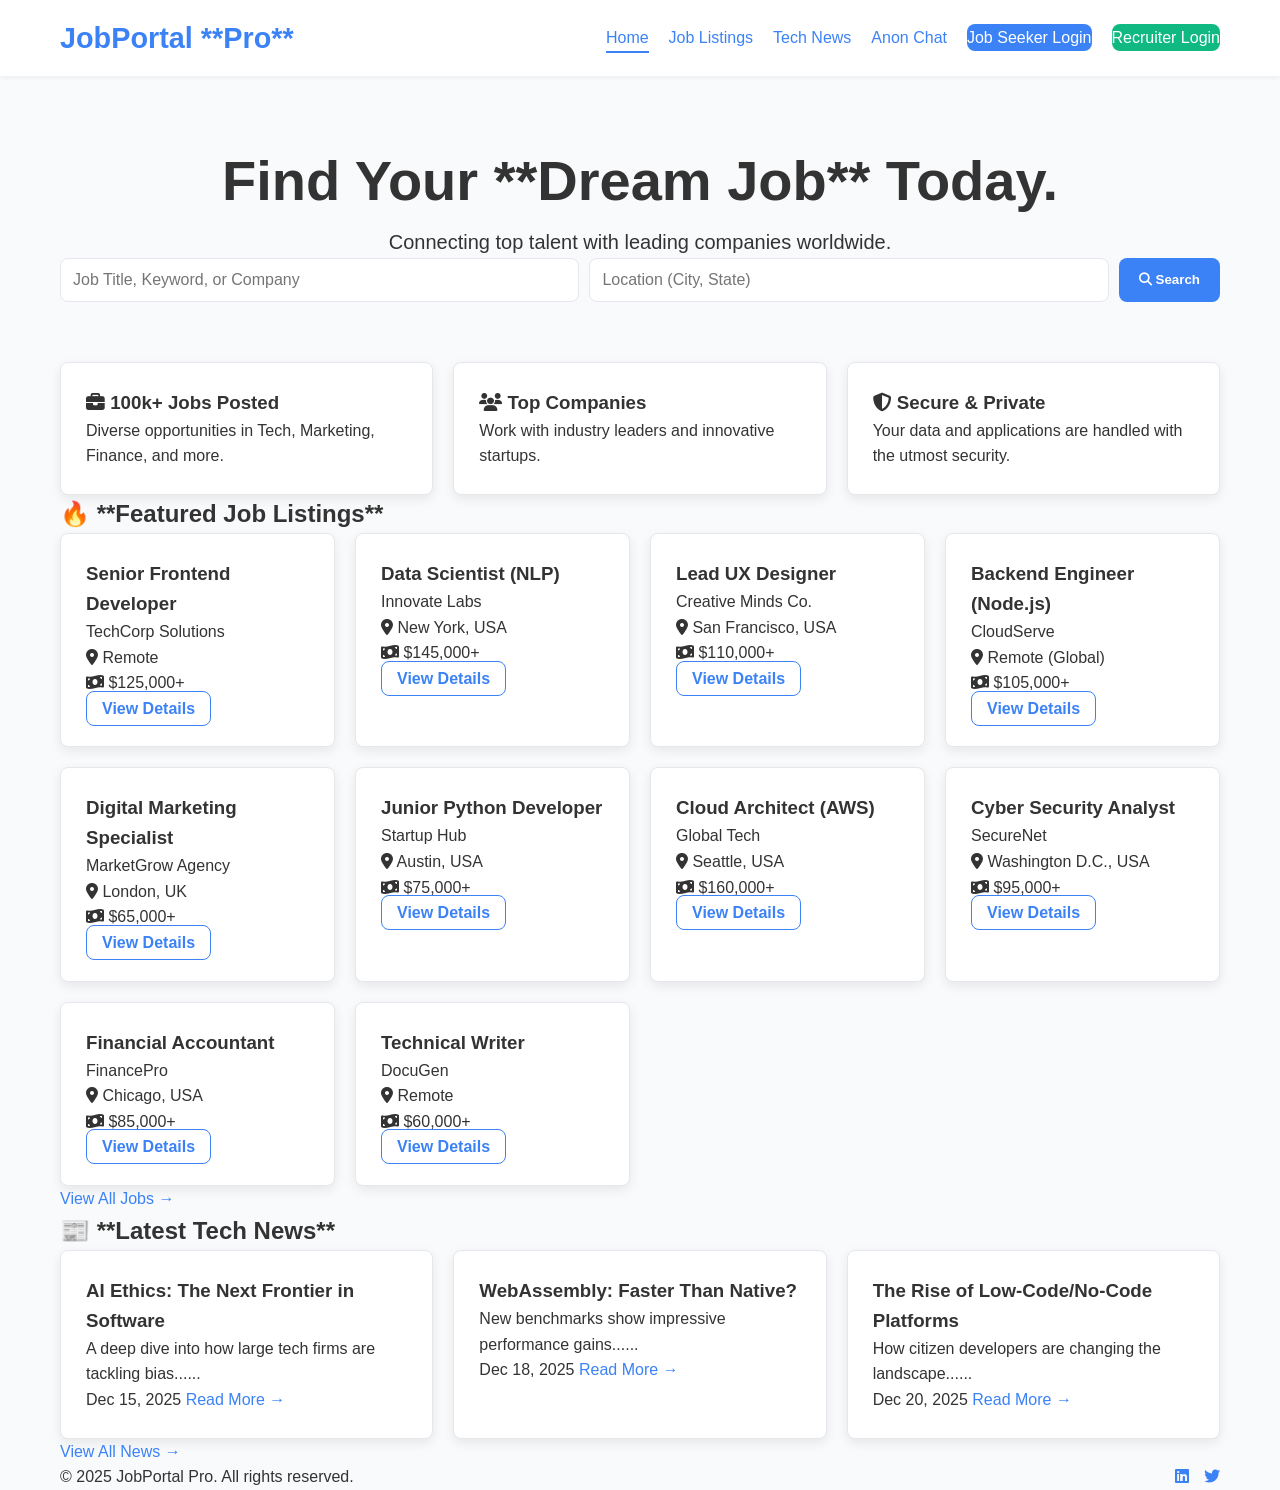
<file: index.html>
<!DOCTYPE html>
<html lang="en">
<head>
    <meta charset="UTF-8">
    <meta name="viewport" content="width=device-width, initial-scale=1.0">
    <title>JobPortal Pro - Find Your Next Career</title>
    <link rel="stylesheet" href="style.css">
    <link rel="stylesheet" href="https://cdnjs.cloudflare.com/ajax/libs/font-awesome/6.5.1/css/all.min.css">
</head>
<body>
    <header>
        <nav class="container">
            <div class="logo">JobPortal **Pro**</div>
            <ul class="nav-links">
                <li><a href="index.html" class="active">Home</a></li>
                <li><a href="jobs.html">Job Listings</a></li>
                <li><a href="news.html">Tech News</a></li>
                <li><a href="chat.html">Anon Chat</a></li>
                <li><a href="user-login.html" class="btn btn-primary">Job Seeker Login</a></li>
                <li><a href="recruiter-login.html" class="btn btn-secondary">Recruiter Login</a></li>
            </ul>
        </nav>
    </header>

    <main>
        <section class="hero-section">
            <div class="container">
                <h1>Find Your **Dream Job** Today.</h1>
                <p>Connecting top talent with leading companies worldwide.</p>
                
                <form class="search-bar" id="home-search-form">
                    <input type="text" id="job-title-search" placeholder="Job Title, Keyword, or Company" required>
                    <input type="text" id="location-search" placeholder="Location (City, State)" required>
                    <button type="submit" class="btn btn-primary">
                        <i class="fas fa-search"></i> Search
                    </button>
                </form>
            </div>
        </section>

        <section class="info-section container">
            <div class="card">
                <h3><i class="fas fa-briefcase"></i> 100k+ Jobs Posted</h3>
                <p>Diverse opportunities in Tech, Marketing, Finance, and more.</p>
            </div>
            <div class="card">
                <h3><i class="fas fa-users"></i> Top Companies</h3>
                <p>Work with industry leaders and innovative startups.</p>
            </div>
            <div class="card">
                <h3><i class="fas fa-shield-alt"></i> Secure & Private</h3>
                <p>Your data and applications are handled with the utmost security.</p>
            </div>
        </section>
        
        <section class="featured-jobs container">
            <h2>🔥 **Featured Job Listings**</h2>
            <div id="job-list-container" class="job-grid">
                </div>
            <a href="jobs.html" class="view-all-link">View All Jobs &rarr;</a>
        </section>

        <section class="latest-news container">
            <h2>📰 **Latest Tech News**</h2>
            <div id="news-container" class="news-grid">
                </div>
            <a href="news.html" class="view-all-link">View All News &rarr;</a>
        </section>
    </main>

    <footer>
        <div class="container">
            <p>&copy; 2025 JobPortal Pro. All rights reserved.</p>
            <div class="social-links">
                <a href="#"><i class="fab fa-linkedin"></i></a>
                <a href="#"><i class="fab fa-twitter"></i></a>
            </div>
        </div>
    </footer>

    <script type="module" src="script.js"></script>
</body>
</html>
</file>
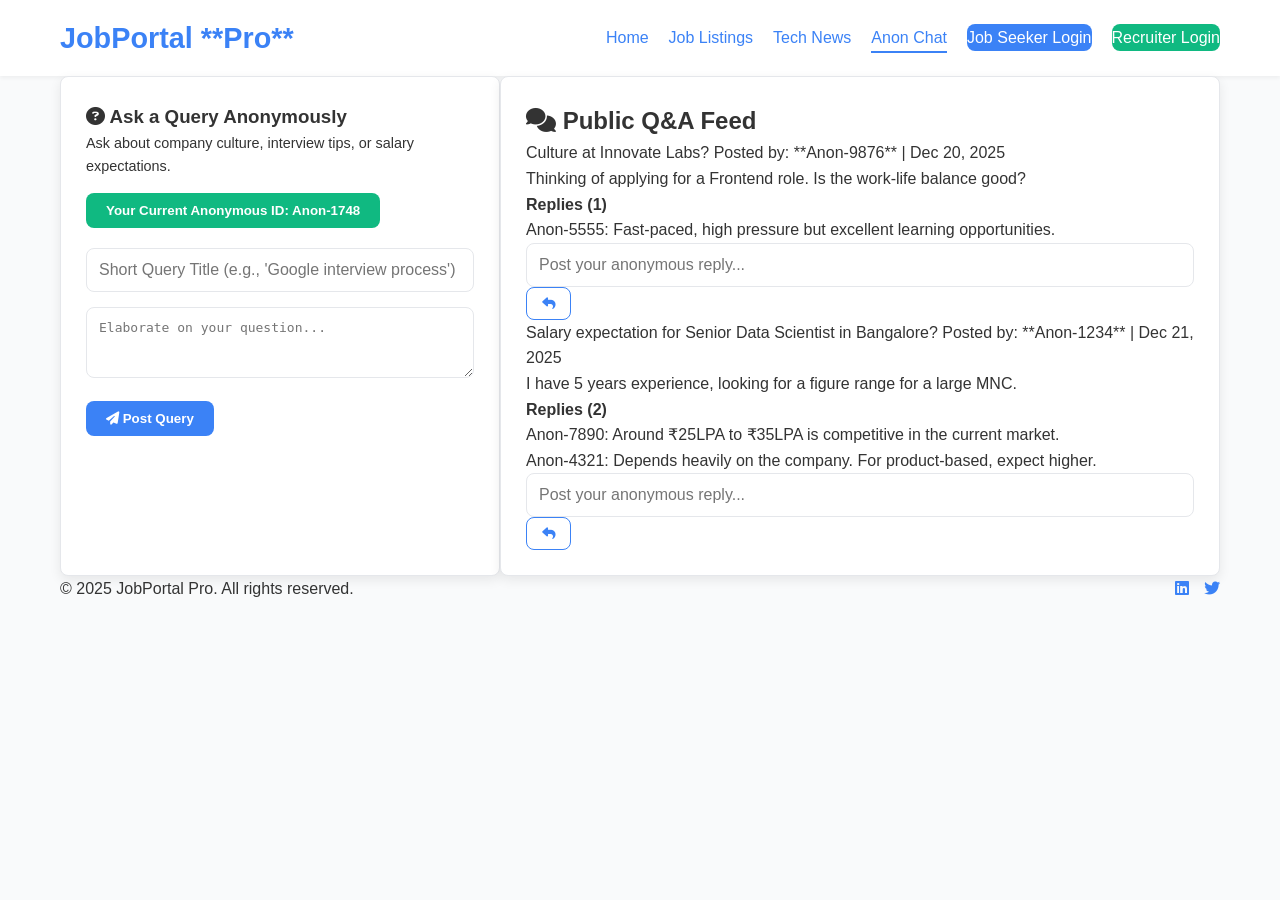
<file: chat.html>
<!DOCTYPE html>
<html lang="en">
<head>
    <meta charset="UTF-8">
    <meta name="viewport" content="width=device-width, initial-scale=1.0">
    <title>Anonymous Query Board - JobPortal Pro</title>
    <link rel="stylesheet" href="style.css">
    <link rel="stylesheet" href="https://cdnjs.cloudflare.com/ajax/libs/font-awesome/6.5.1/css/all.min.css">
</head>
<body>
    <header>
        <nav class="container">
            <div class="logo">JobPortal **Pro**</div>
            <ul class="nav-links">
                <li><a href="index.html">Home</a></li>
                <li><a href="jobs.html">Job Listings</a></li>
                <li><a href="news.html">Tech News</a></li>
                <li><a href="chat.html" class="active">Anon Chat</a></li>
                <li><a href="user-login.html" class="btn btn-primary">Job Seeker Login</a></li>
                <li><a href="recruiter-login.html" class="btn btn-secondary">Recruiter Login</a></li>
            </ul>
        </nav>
    </header>

    <main class="container chat-layout">
        
        <section class="chat-sidebar card">
            <h3><i class="fas fa-question-circle"></i> Ask a Query Anonymously</h3>
            <p style="font-size: 0.9em; margin-bottom: 15px;">Ask about company culture, interview tips, or salary expectations.</p>
            
            <button class="btn btn-secondary full-width" id="generate-anon-id" style="margin-bottom: 20px;">
                Your Current Anonymous ID: <span id="current-anon-id">Anon-****</span>
            </button>
            
            <form id="new-query-form">
                <div class="form-group">
                    <input type="text" id="query-title" placeholder="Short Query Title (e.g., 'Google interview process')" required>
                </div>
                 <div class="form-group">
                    <textarea rows="3" id="query-details" placeholder="Elaborate on your question..." required></textarea>
                </div>
                <button type="submit" class="btn btn-primary full-width"><i class="fas fa-paper-plane"></i> Post Query</button>
            </form>
        </section>

        <section class="chat-main card">
            <h2><i class="fas fa-comments"></i> Public Q&A Feed</h2>
            <div id="query-feed-container">
                </div>
            <p id="no-queries-message" style="text-align: center; margin-top: 50px; display: none; color: var(--light-text);">
                Be the first to post a query!
            </p>
        </section>
    </main>

    <footer>
        <div class="container">
            <p>&copy; 2025 JobPortal Pro. All rights reserved.</p>
            <div class="social-links">
                <a href="#"><i class="fab fa-linkedin"></i></a>
                <a href="#"><i class="fab fa-twitter"></i></a>
            </div>
        </div>
    </footer>

    <script type="module" src="chat.js"></script>
</body>
</html>
</file>
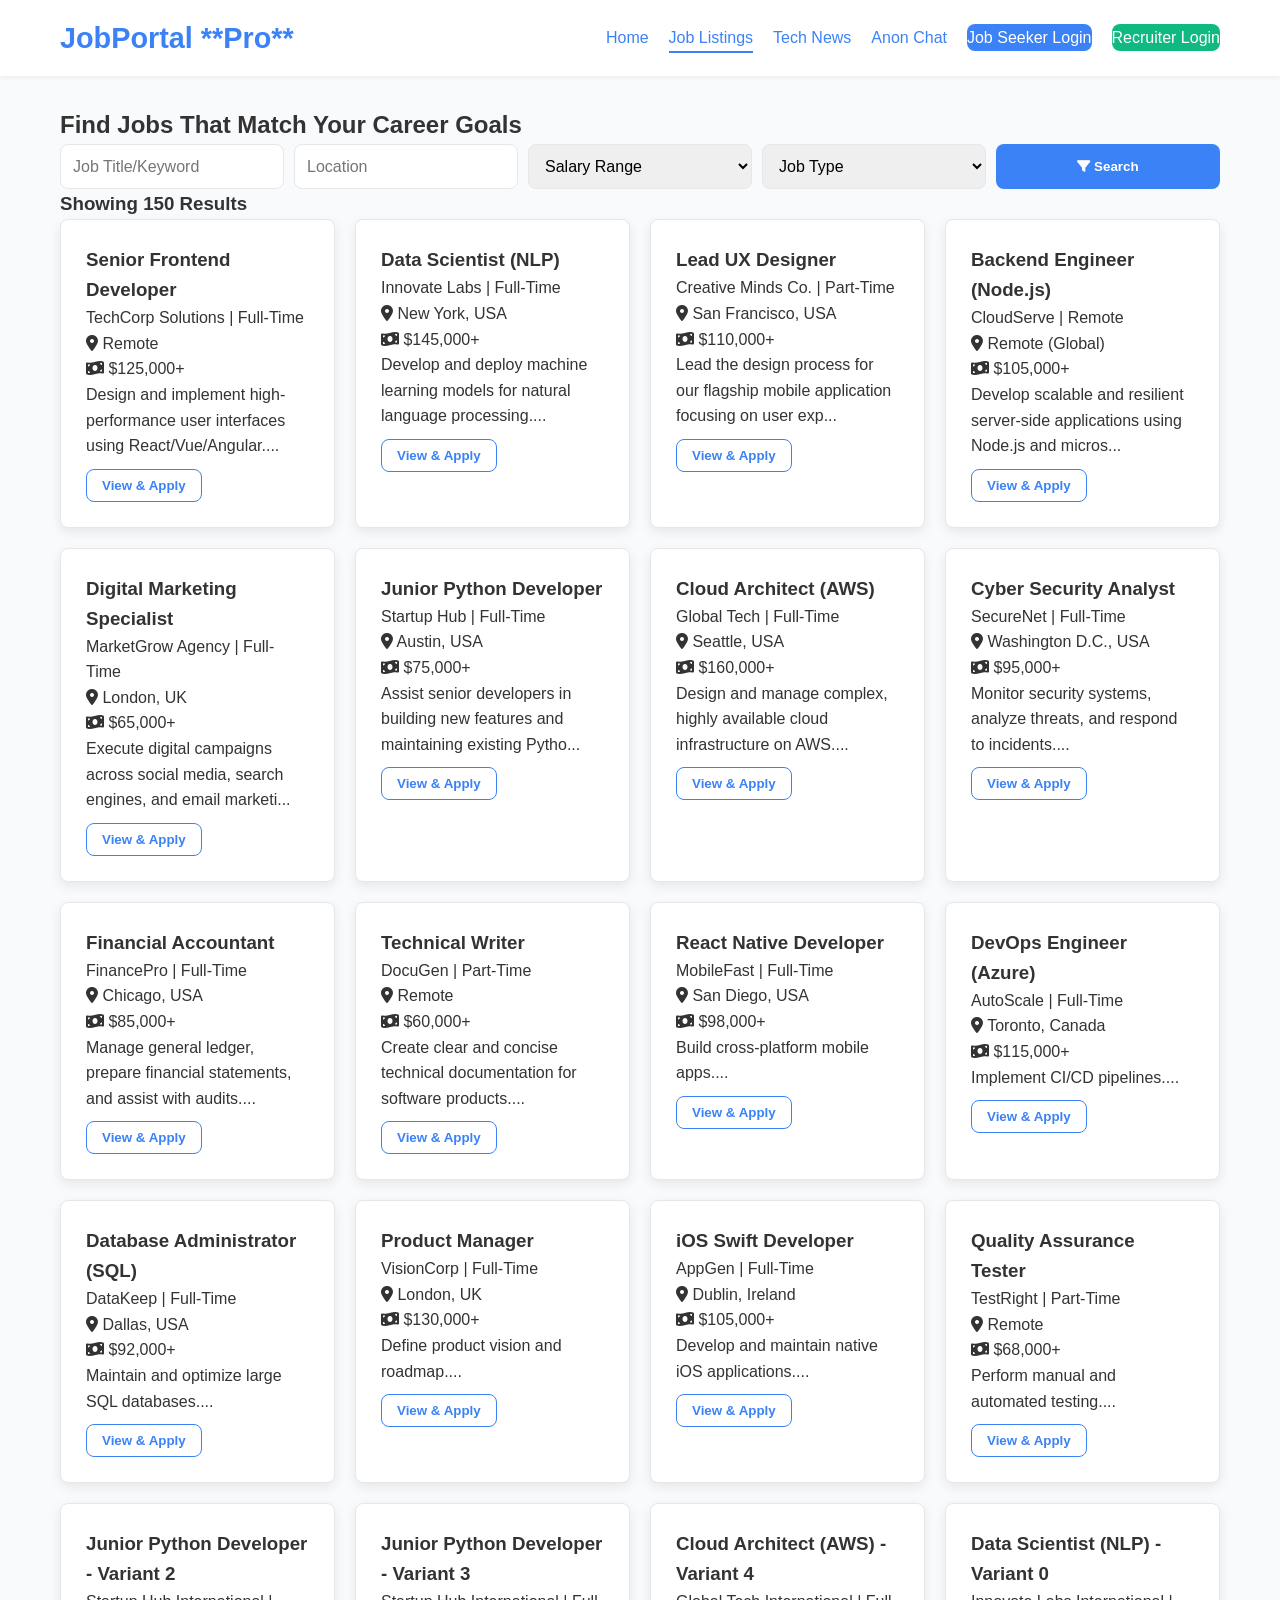
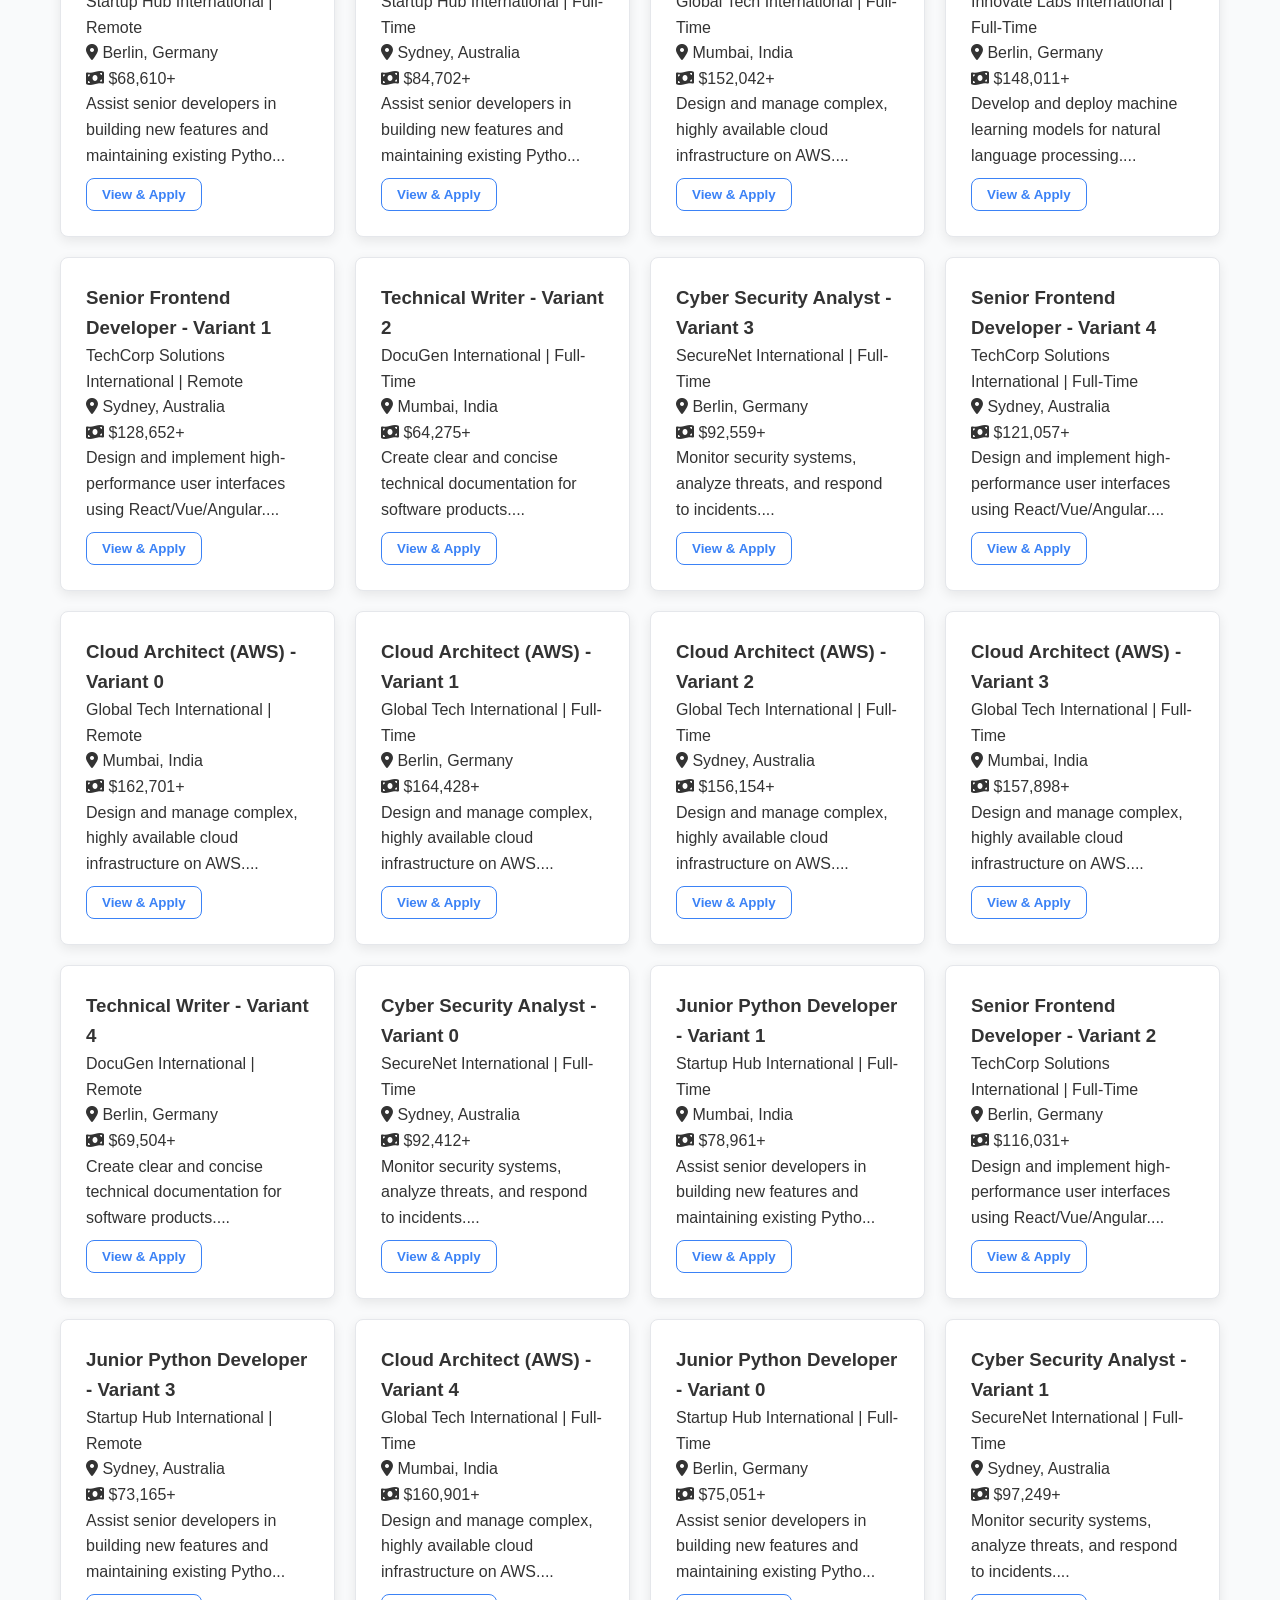
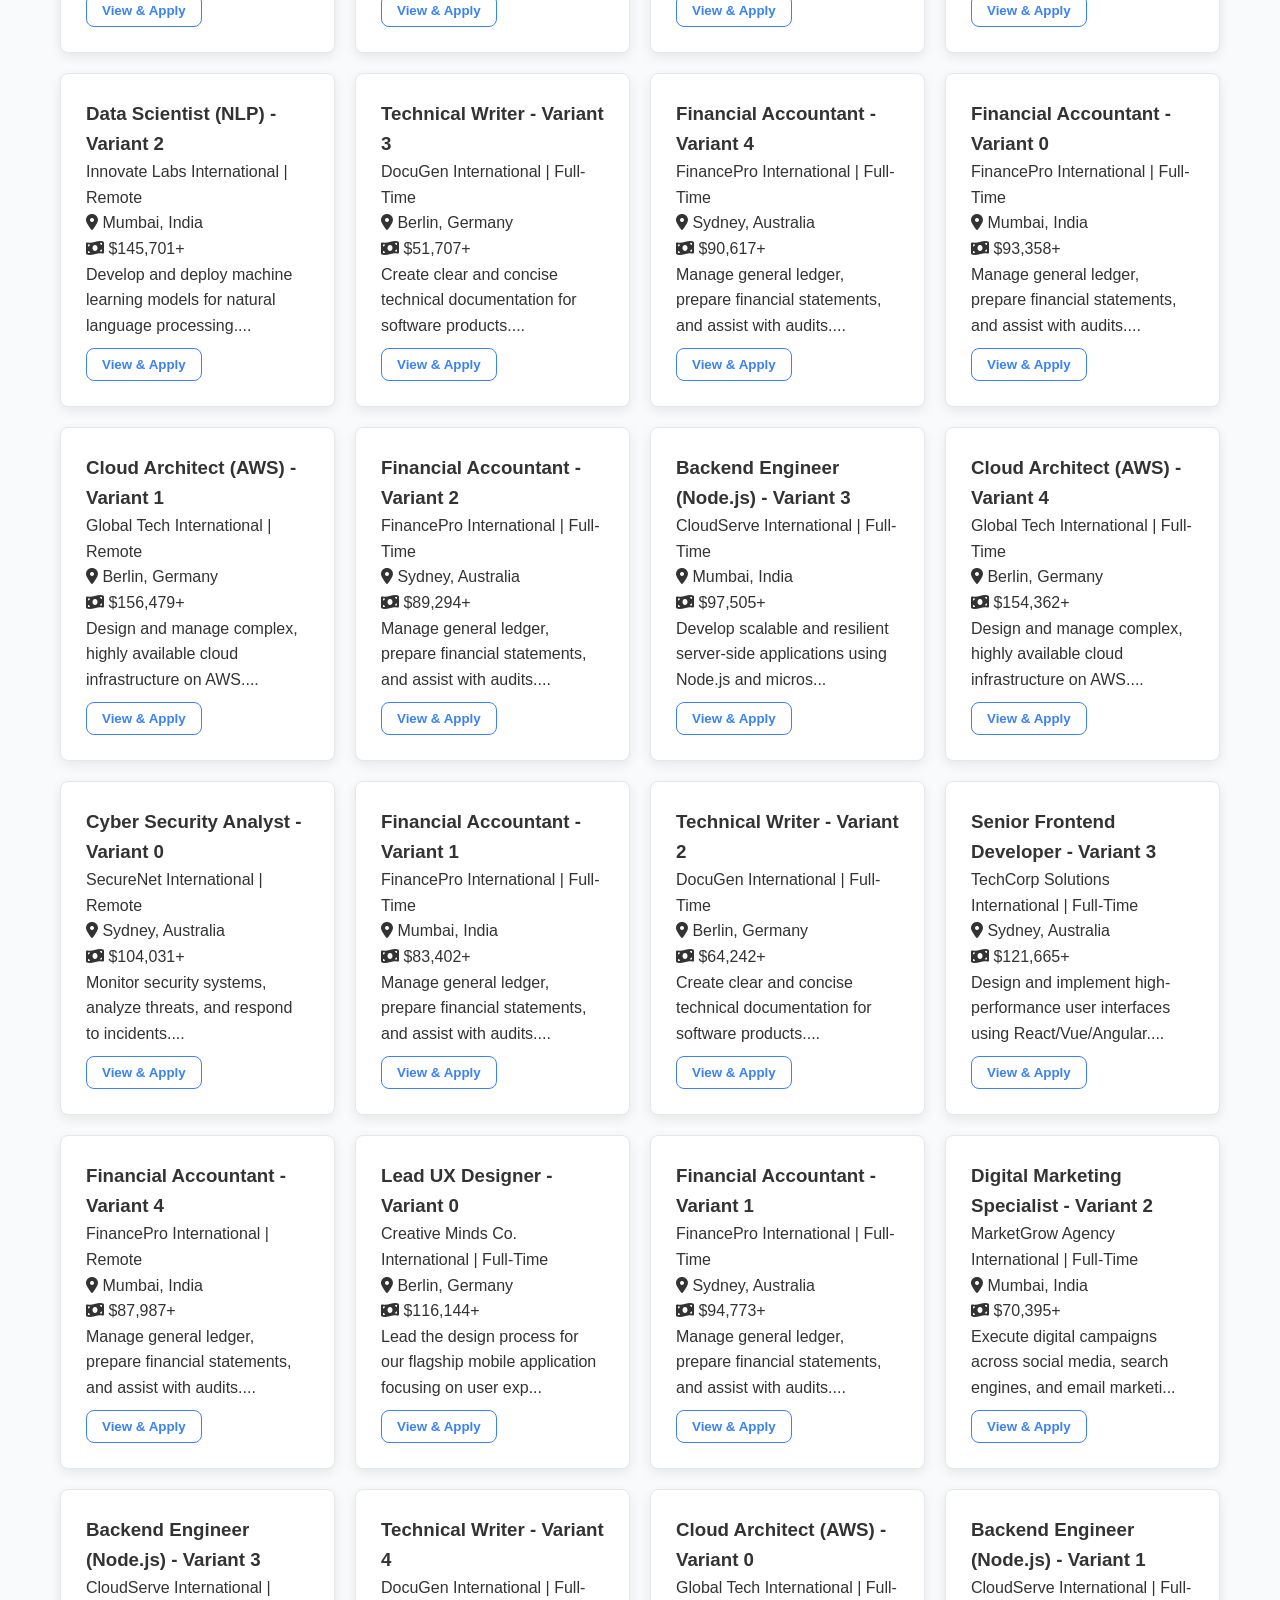
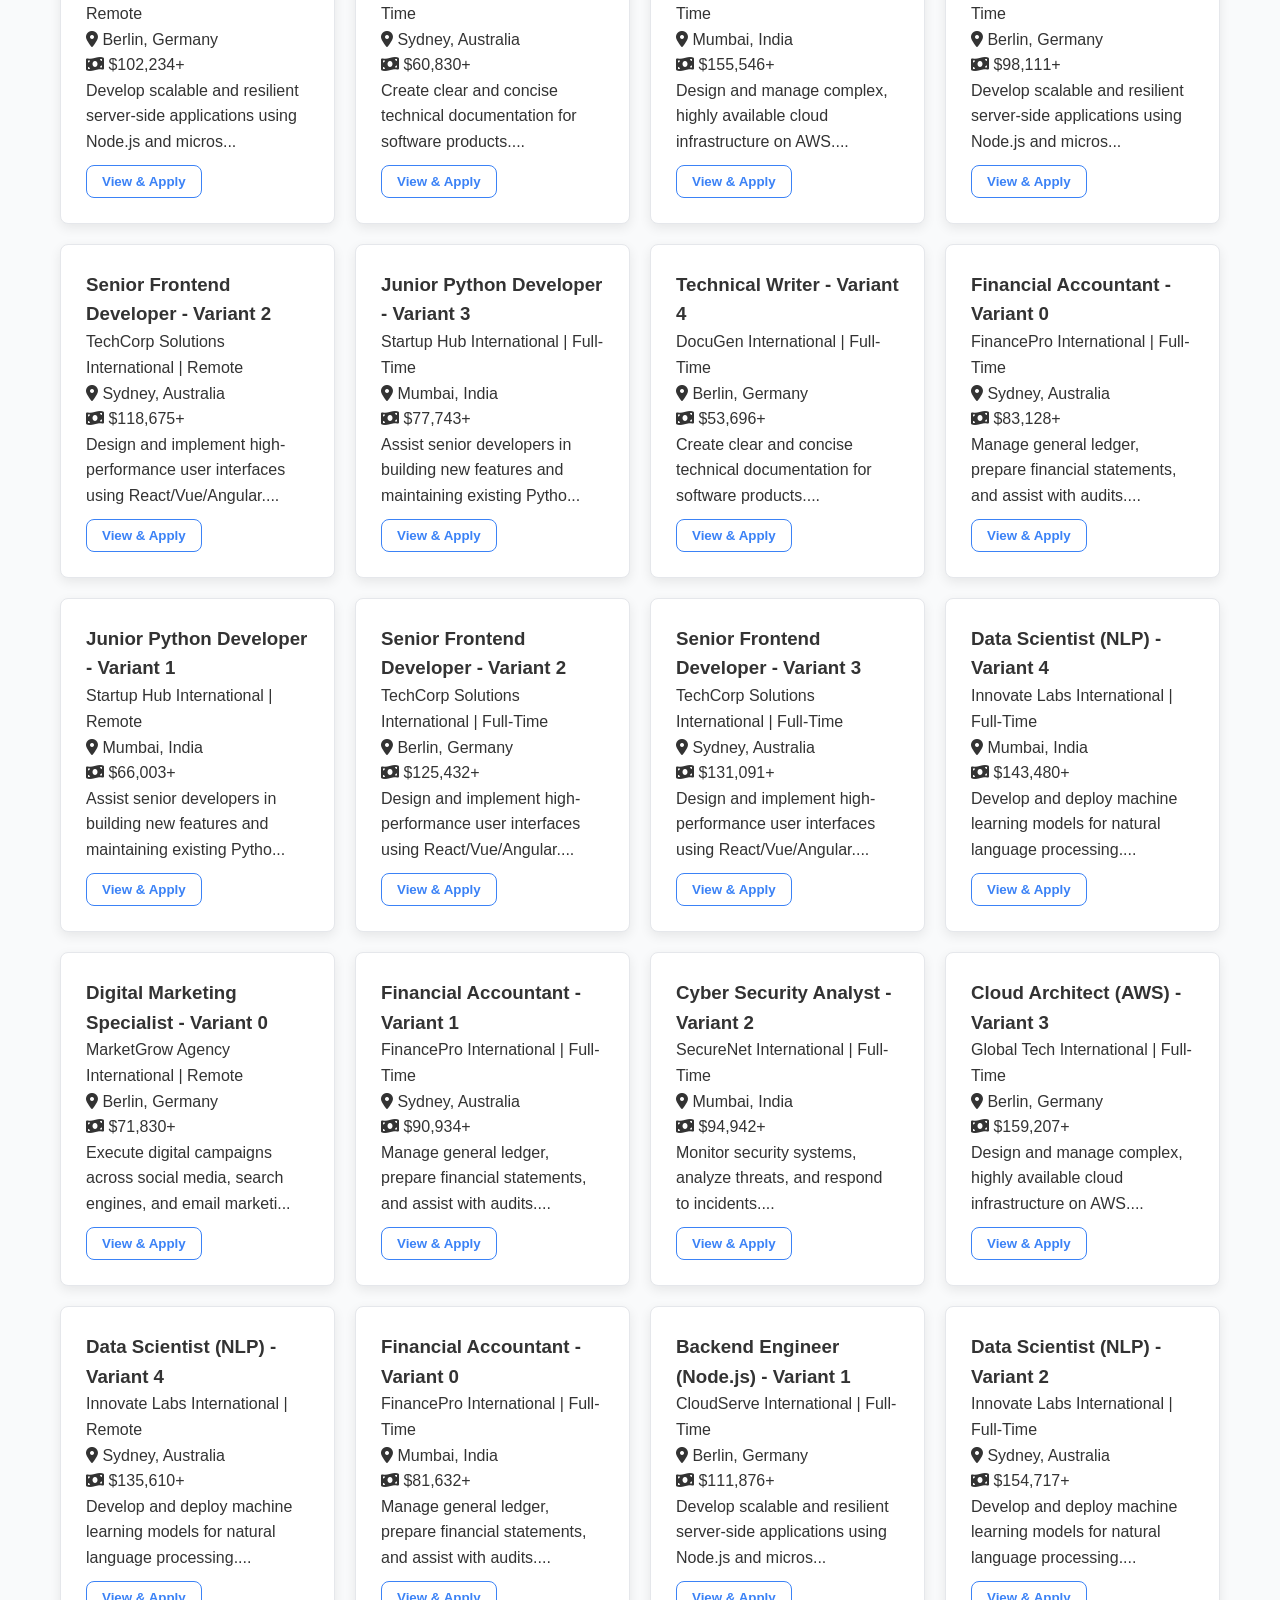
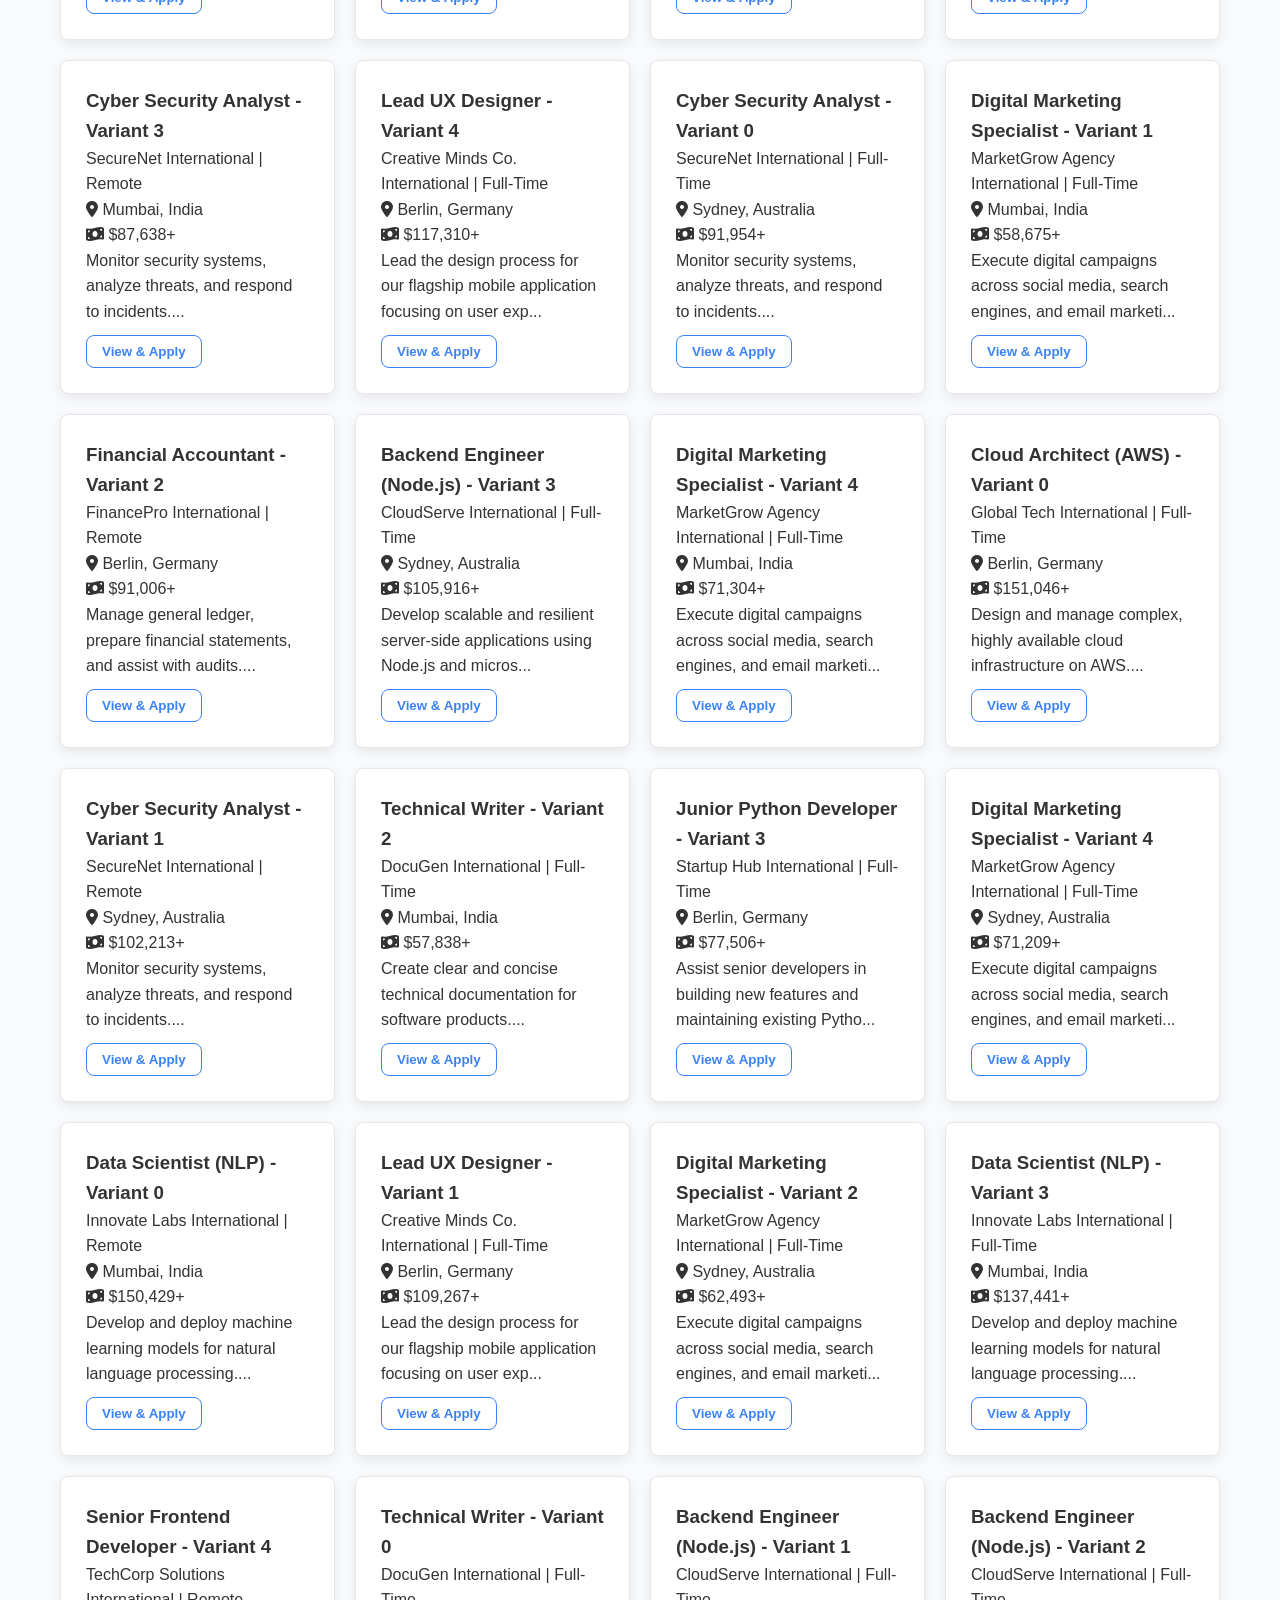
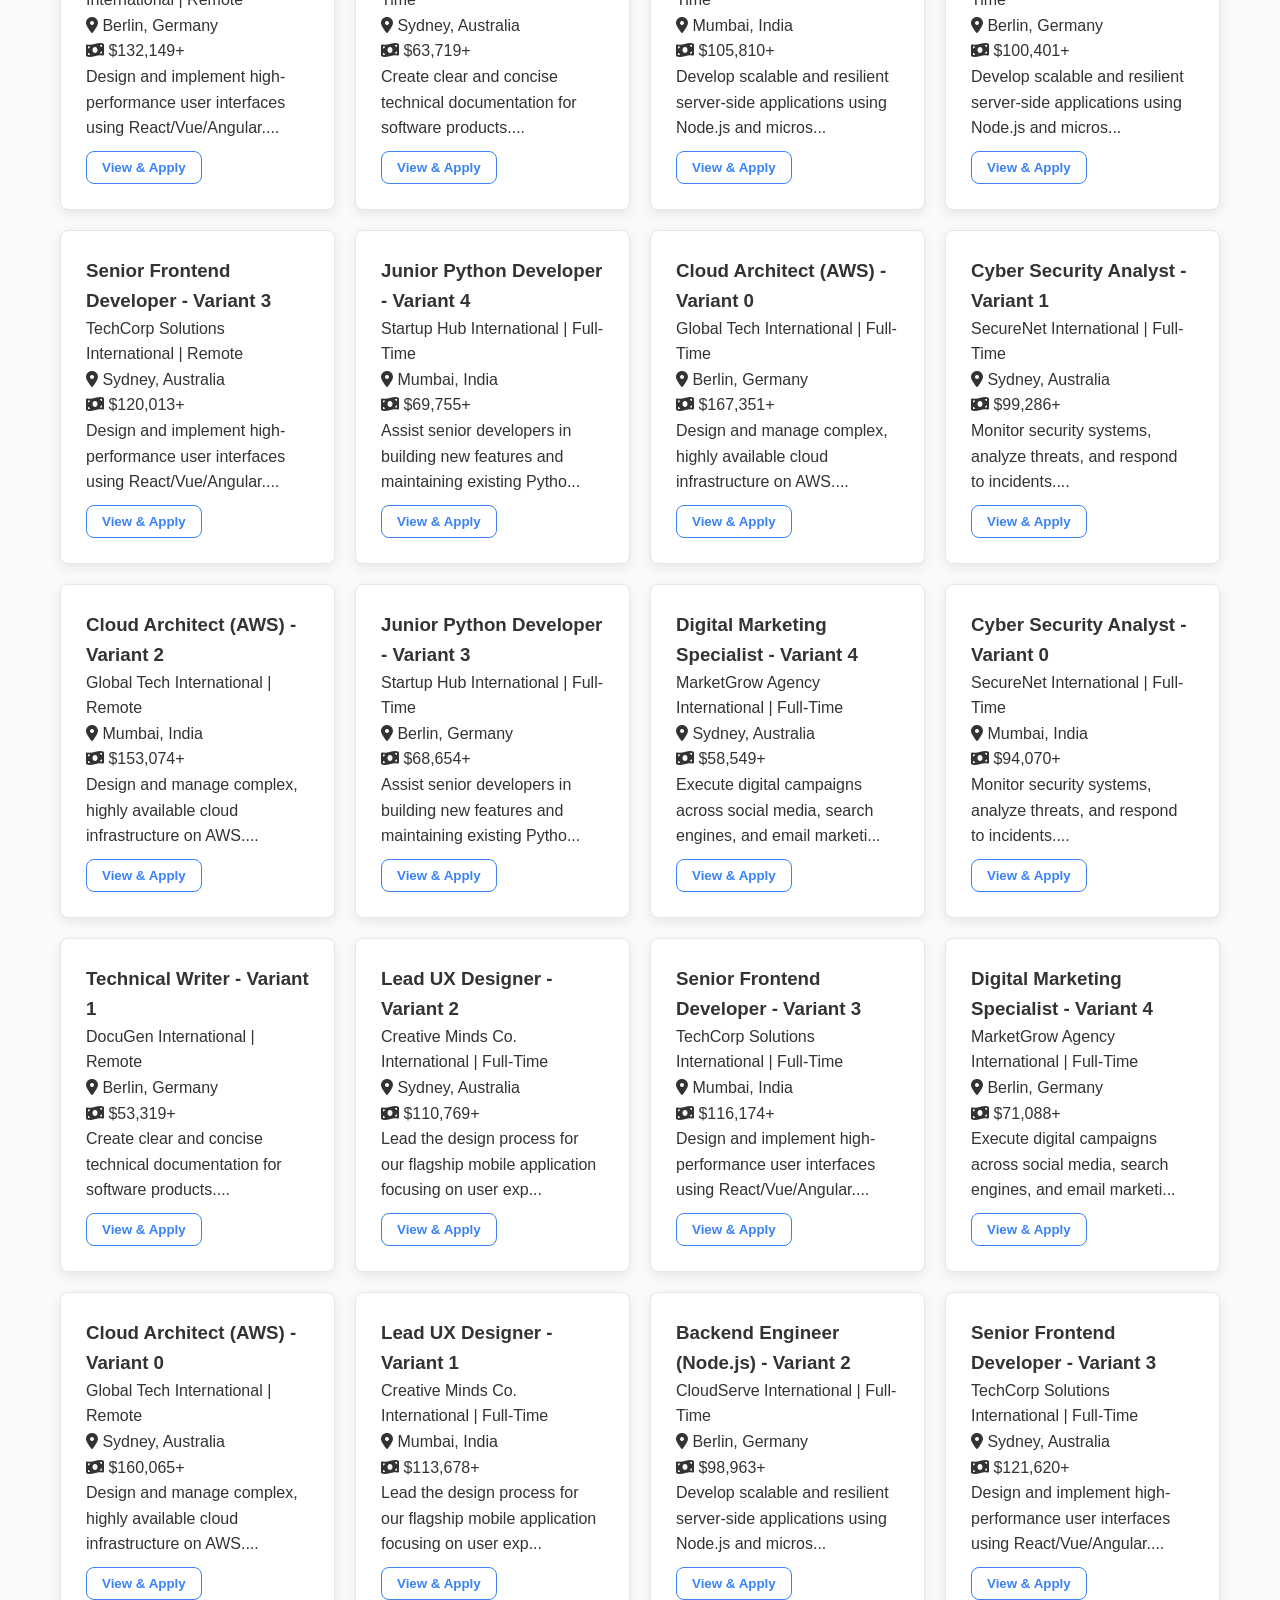
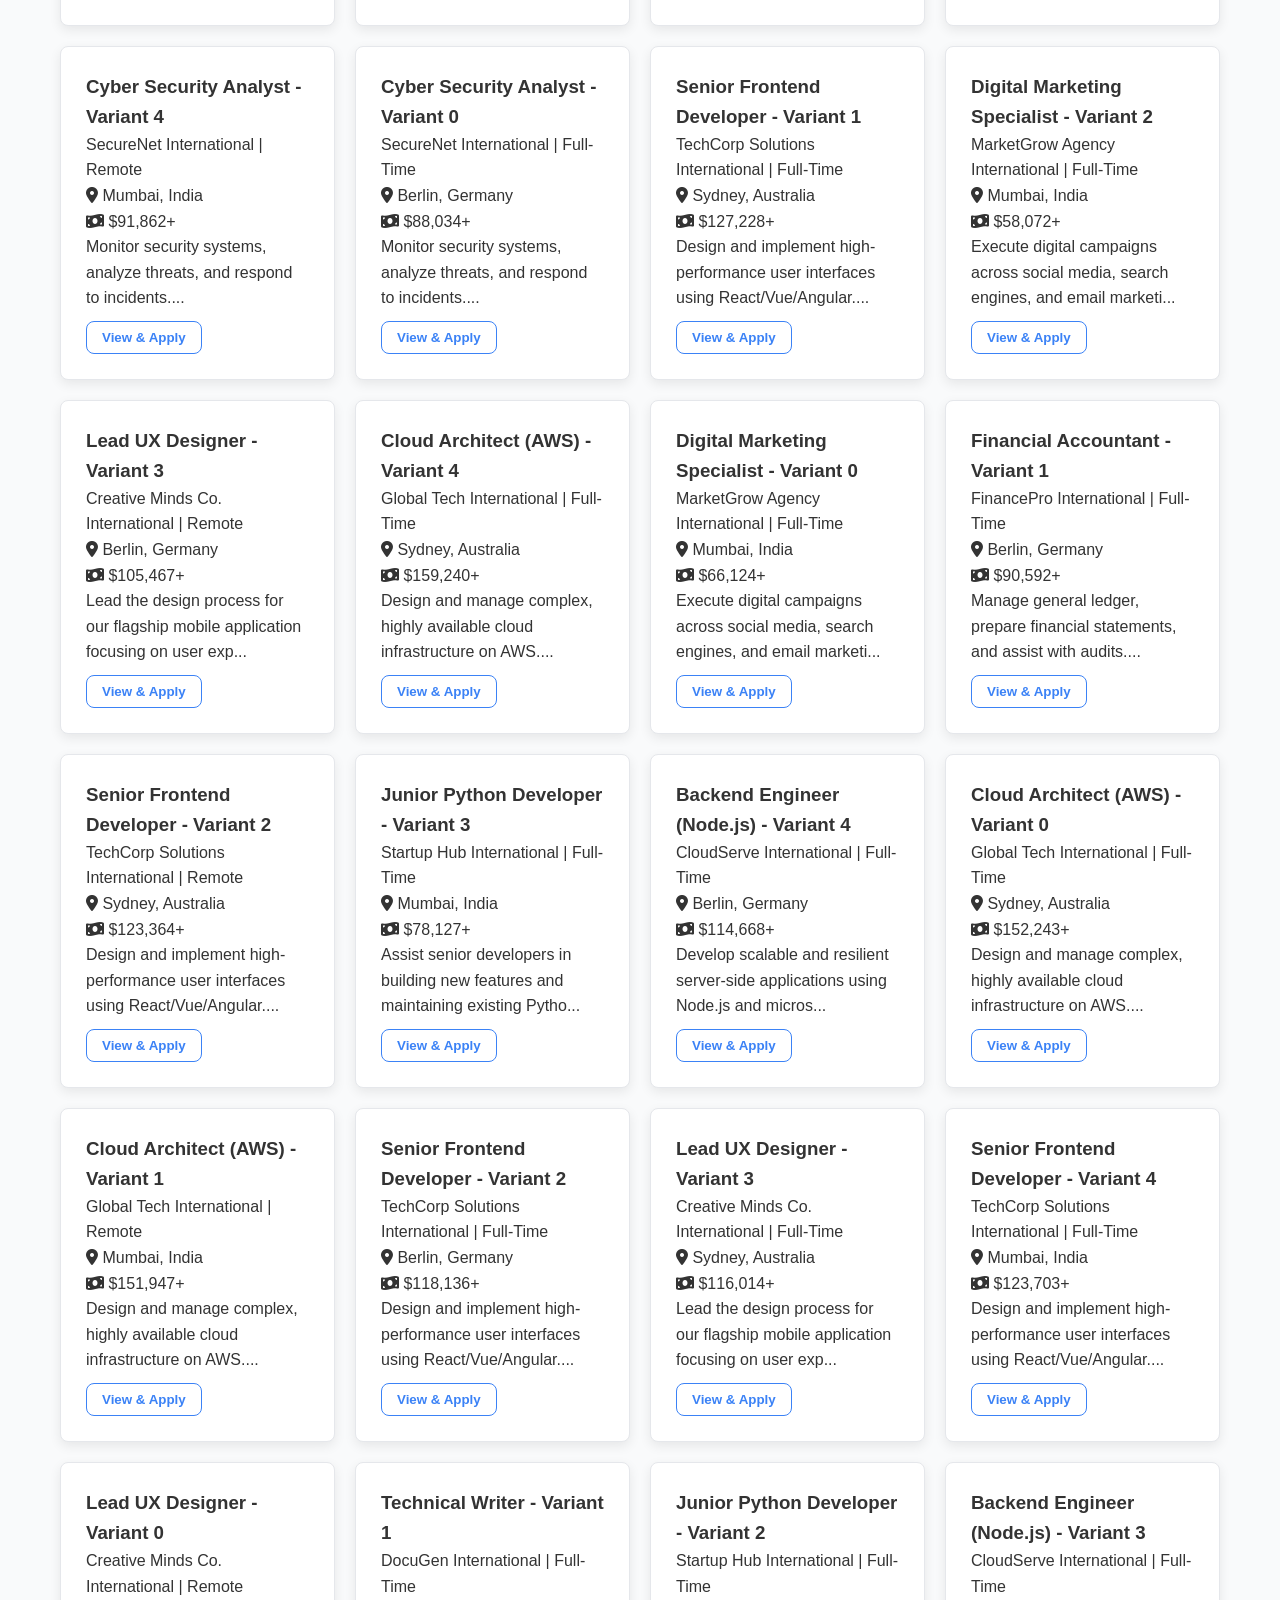
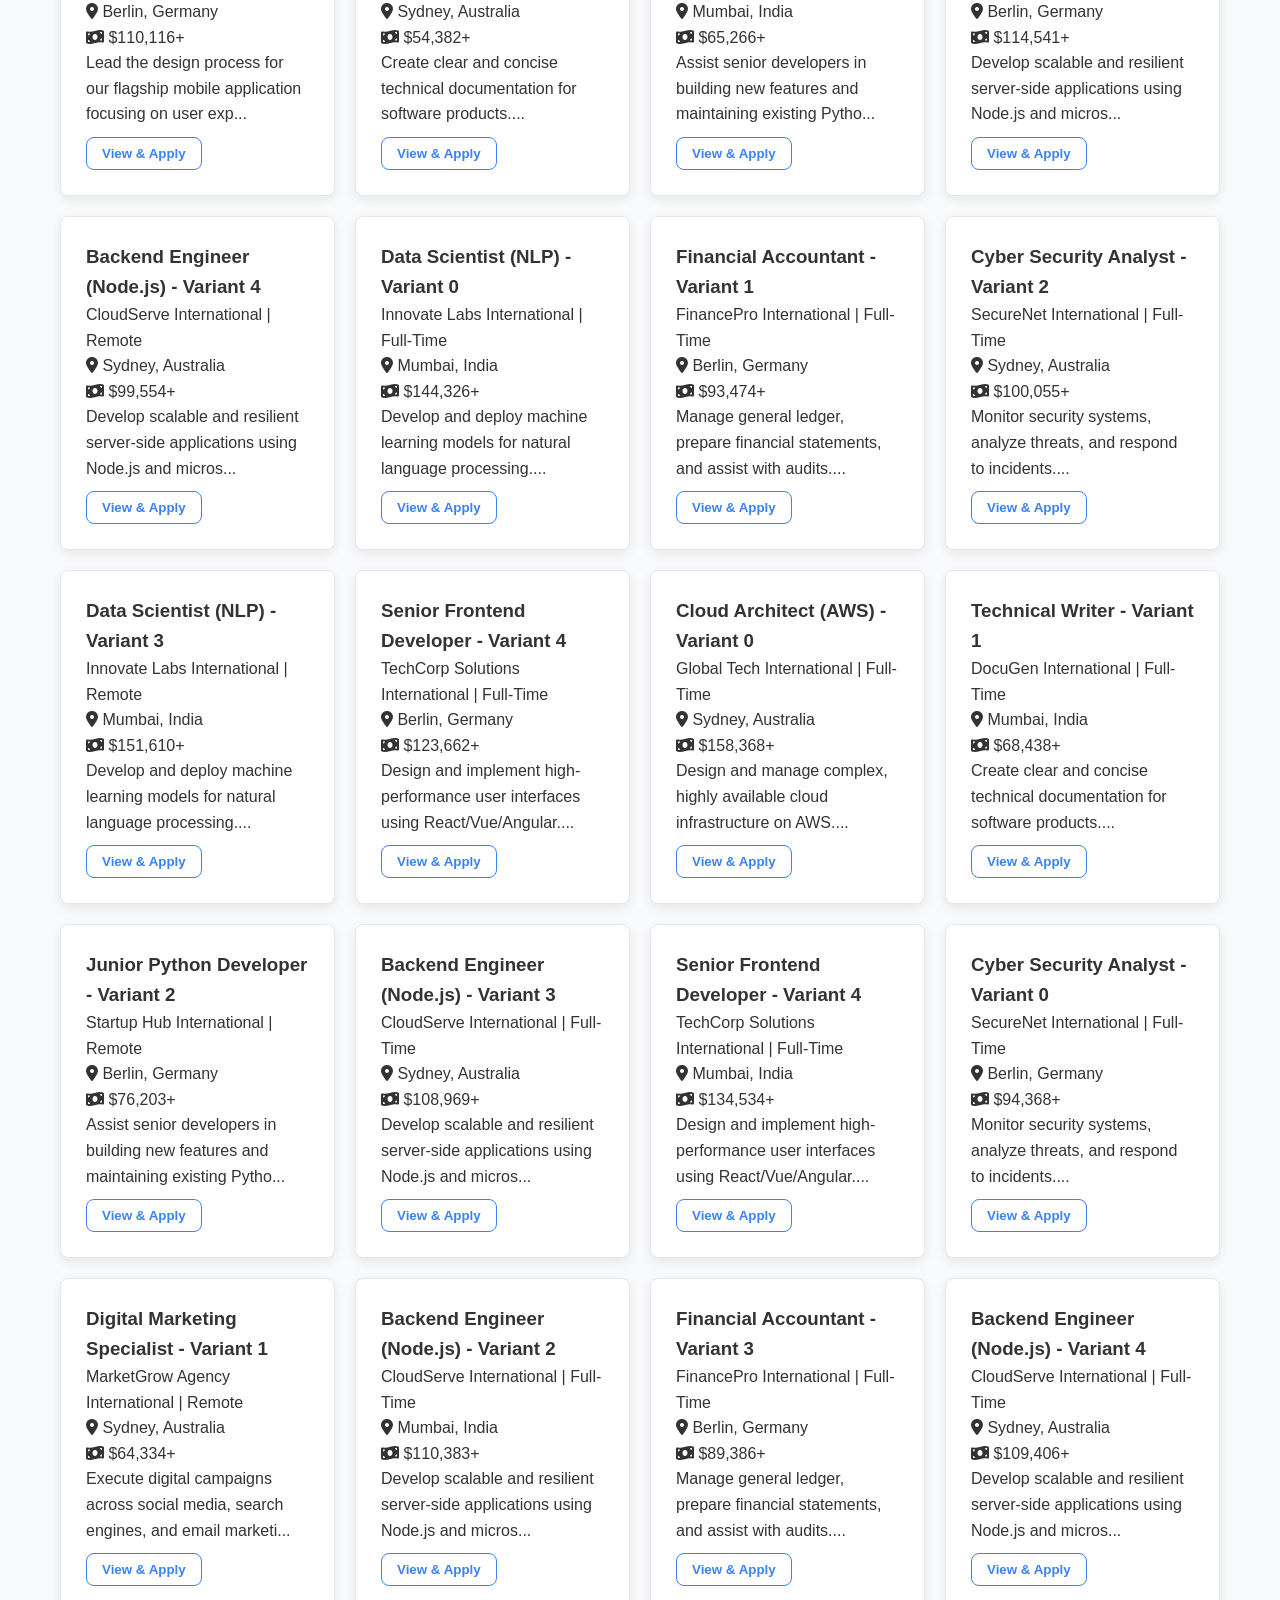
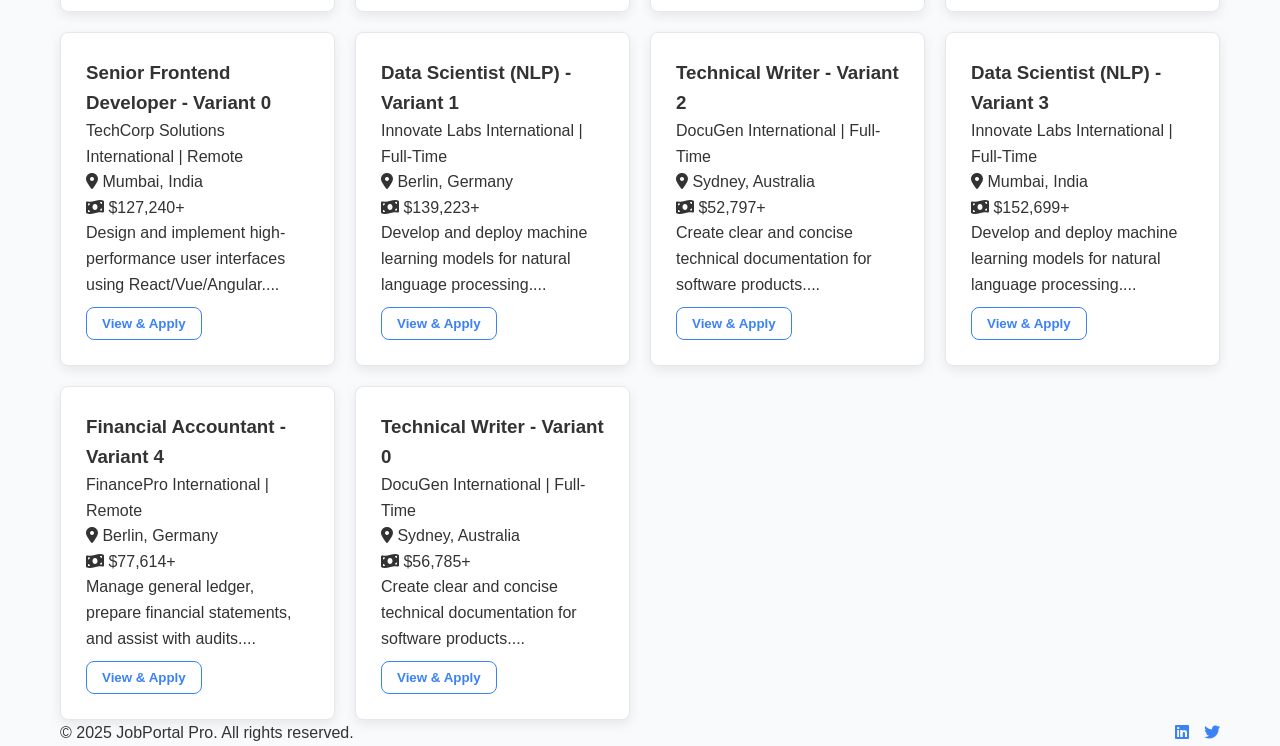
<file: jobs.html>
<!DOCTYPE html>
<html lang="en">
<head>
    <meta charset="UTF-8">
    <meta name="viewport" content="width=device-width, initial-scale=1.0">
    <title>Job Listings - JobPortal Pro</title>
    <link rel="stylesheet" href="style.css">
    <link rel="stylesheet" href="https://cdnjs.cloudflare.com/ajax/libs/font-awesome/6.5.1/css/all.min.css">
</head>
<body>
    <header>
        <nav class="container">
            <div class="logo">JobPortal **Pro**</div>
            <ul class="nav-links">
                <li><a href="index.html">Home</a></li>
                <li><a href="jobs.html" class="active">Job Listings</a></li>
                <li><a href="news.html">Tech News</a></li>
                <li><a href="chat.html">Anon Chat</a></li>
                <li><a href="user-login.html" class="btn btn-primary">Job Seeker Login</a></li>
                <li><a href="recruiter-login.html" class="btn btn-secondary">Recruiter Login</a></li>
            </ul>
        </nav>
    </header>

    <main class="container" style="padding-top: 30px;">
        <section class="job-search-filters">
            <h2>Find Jobs That Match Your Career Goals</h2>
            <form class="advanced-filters" id="job-filters-form">
                <input type="text" id="jobTitle" placeholder="Job Title/Keyword">
                <input type="text" id="jobLocation" placeholder="Location">
                <select id="salaryRange">
                    <option value="">Salary Range</option>
                    <option value="50k-70k">$50,000 - $70,000</option>
                    <option value="70k-100k">$70,000 - $100,000</option>
                    <option value="100k-150k">$100,000 - $150,000</option>
                    <option value="150k+">$150,000+</option>
                </select>
                <select id="jobType">
                    <option value="">Job Type</option>
                    <option value="Full-Time">Full-Time</option>
                    <option value="Part-Time">Part-Time</option>
                    <option value="Remote">Remote</option>
                </select>
                <button type="submit" class="btn btn-primary"><i class="fas fa-filter"></i> Search</button>
            </form>
        </section>

        <section class="job-results">
            <h3>Showing <span id="job-count">0</span> Results</h3>
            <div id="job-results-list" class="job-grid">
                </div>
            <div id="no-jobs-message" style="text-align: center; margin-top: 50px; display: none;">
                <p style="font-size: 1.2em; color: var(--light-text);">No matching jobs found. Try adjusting your filters.</p>
            </div>
        </section>
    </main>
<div id="application-modal" class="modal">
    <div class="modal-content card">
        <span class="close-button">&times;</span>
        <h2 id="modal-job-title">Apply for Job Title</h2>
        <p style="margin-bottom: 20px;">You are applying for a role at **<span id="modal-company-name"></span>**.</p>
        
        <form id="apply-form">
            <input type="hidden" id="applied-job-id">
            
            <div class="form-group">
                <label for="applicantName">Full Name</label>
                <input type="text" id="applicantName" required placeholder="e.g., Jane Doe">
            </div>
            
            <div class="form-group">
                <label for="applicantEmail">Email Address</label>
                <input type="email" id="applicantEmail" required placeholder="example@email.com">
            </div>
            
            <div class="form-group">
                <label for="applicantResume">Resume/CV Link (Simulation)</label>
                <input type="url" id="applicantResume" placeholder="e.g., Drive link or website URL" required>
            </div>

            <div class="form-group">
                <label for="applicantCoverLetter">Cover Letter (Optional)</label>
                <textarea id="applicantCoverLetter" rows="3" placeholder="Tell us why you are a good fit..."></textarea>
            </div>
            
            <button type="submit" class="btn btn-primary full-width"><i class="fas fa-check-circle"></i> Submit Application</button>
        </form>
    </div>
</div>

<style>
    .modal {
        display: none; /* Hidden by default */
        position: fixed; 
        z-index: 100; /* Sit on top */
        left: 0;
        top: 0;
        width: 100%; 
        height: 100%; 
        overflow: auto; 
        background-color: rgba(0,0,0,0.5); /* Black w/ opacity */
        padding-top: 60px;
    }

    .modal-content {
        background-color: #fefefe;
        margin: 5% auto; /* 5% from the top and centered */
        padding: 30px;
        border: 1px solid #888;
        width: 90%; 
        max-width: 500px;
        position: relative;
    }

    .close-button {
        color: #aaa;
        float: right;
        font-size: 28px;
        font-weight: bold;
    }

    .close-button:hover,
    .close-button:focus {
        color: #333;
        text-decoration: none;
        cursor: pointer;
    }
    .full-width { width: 100%; }
</style>
    <footer>
        <div class="container">
            <p>&copy; 2025 JobPortal Pro. All rights reserved.</p>
            <div class="social-links">
                <a href="#"><i class="fab fa-linkedin"></i></a>
                <a href="#"><i class="fab fa-twitter"></i></a>
            </div>
        </div>
    </footer>

    <script type="module" src="jobs.js"></script>
</body>
</html>
</file>
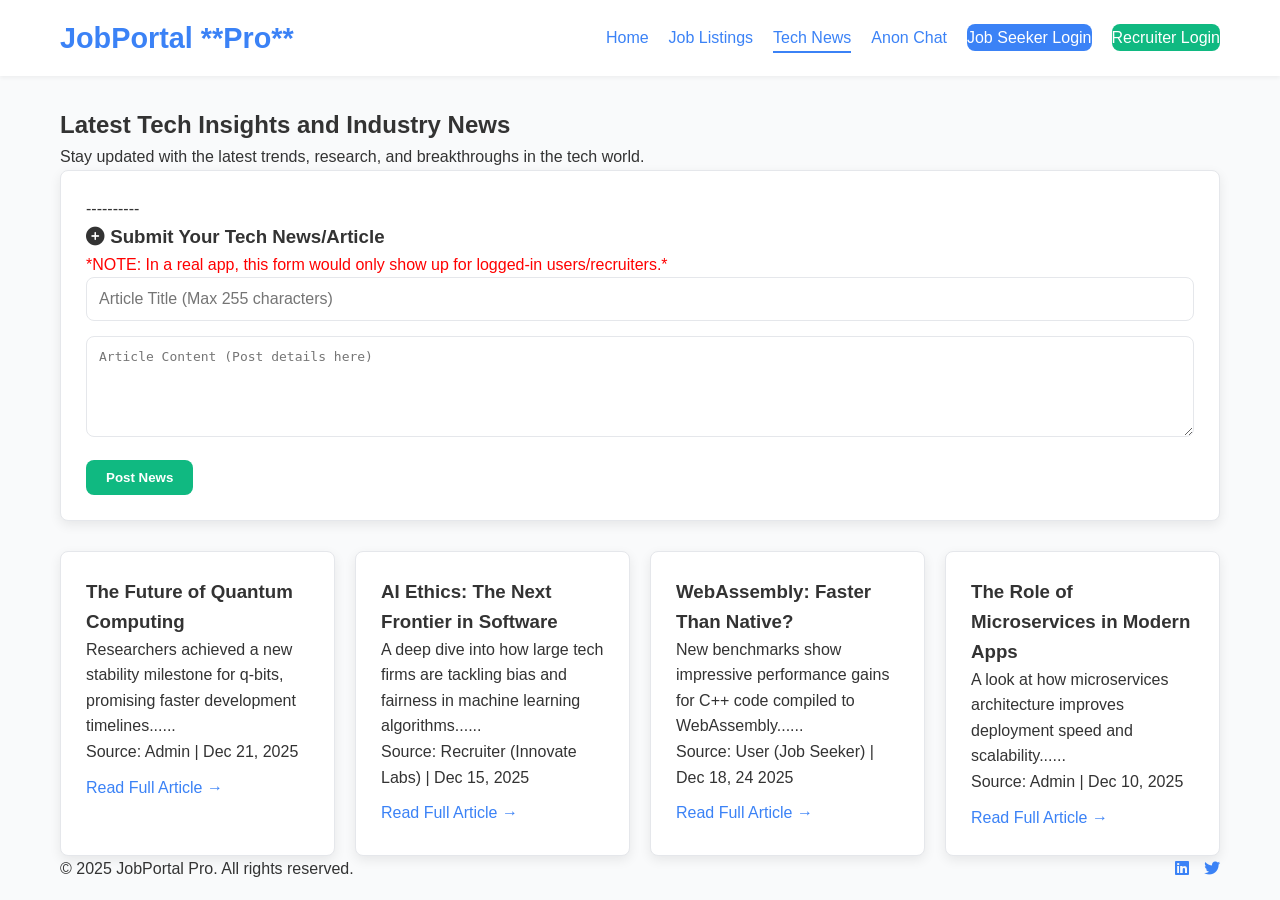
<file: news.html>
<!DOCTYPE html>
<html lang="en">
<head>
    <meta charset="UTF-8">
    <meta name="viewport" content="width=device-width, initial-scale=1.0">
    <title>Tech News - JobPortal Pro</title>
    <link rel="stylesheet" href="style.css">
    <link rel="stylesheet" href="https://cdnjs.cloudflare.com/ajax/libs/font-awesome/6.5.1/css/all.min.css">
</head>
<body>
    <header>
        <nav class="container">
            <div class="logo">JobPortal **Pro**</div>
            <ul class="nav-links">
                <li><a href="index.html">Home</a></li>
                <li><a href="jobs.html">Job Listings</a></li>
                <li><a href="news.html" class="active">Tech News</a></li>
                <li><a href="chat.html">Anon Chat</a></li>
                <li><a href="user-login.html" class="btn btn-primary">Job Seeker Login</a></li>
                <li><a href="recruiter-login.html" class="btn btn-secondary">Recruiter Login</a></li>
            </ul>
        </nav>
    </header>

    <main class="container" style="padding-top: 30px;">
        <section class="news-header">
            <h1>Latest Tech Insights and Industry News</h1>
            <p>Stay updated with the latest trends, research, and breakthroughs in the tech world.</p>
        </section>
        
        <section id="news-submission-form" class="card" style="margin-bottom: 30px;">----------
            <h3><i class="fas fa-plus-circle"></i> Submit Your Tech News/Article</h3>
            <p style="color: red;">*NOTE: In a real app, this form would only show up for logged-in users/recruiters.*</p>
            <form id="submit-news-form">
                <div class="form-group">
                    <input type="text" id="articleTitle" placeholder="Article Title (Max 255 characters)" required>
                </div>
                <div class="form-group">
                    <textarea rows="5" id="articleContent" placeholder="Article Content (Post details here)" required></textarea>
                </div>
                <button type="submit" class="btn btn-secondary">Post News</button>
            </form>
        </section>

        <section class="news-list">
            <div id="articles-container" class="news-grid">
                </div>
        </section>
    </main>

    <footer>
        <div class="container">
            <p>&copy; 2025 JobPortal Pro. All rights reserved.</p>
            <div class="social-links">
                <a href="#"><i class="fab fa-linkedin"></i></a>
                <a href="#"><i class="fab fa-twitter"></i></a>
            </div>
        </div>
    </footer>

    <script src="news.js"></script>
</body>
</html>
</file>
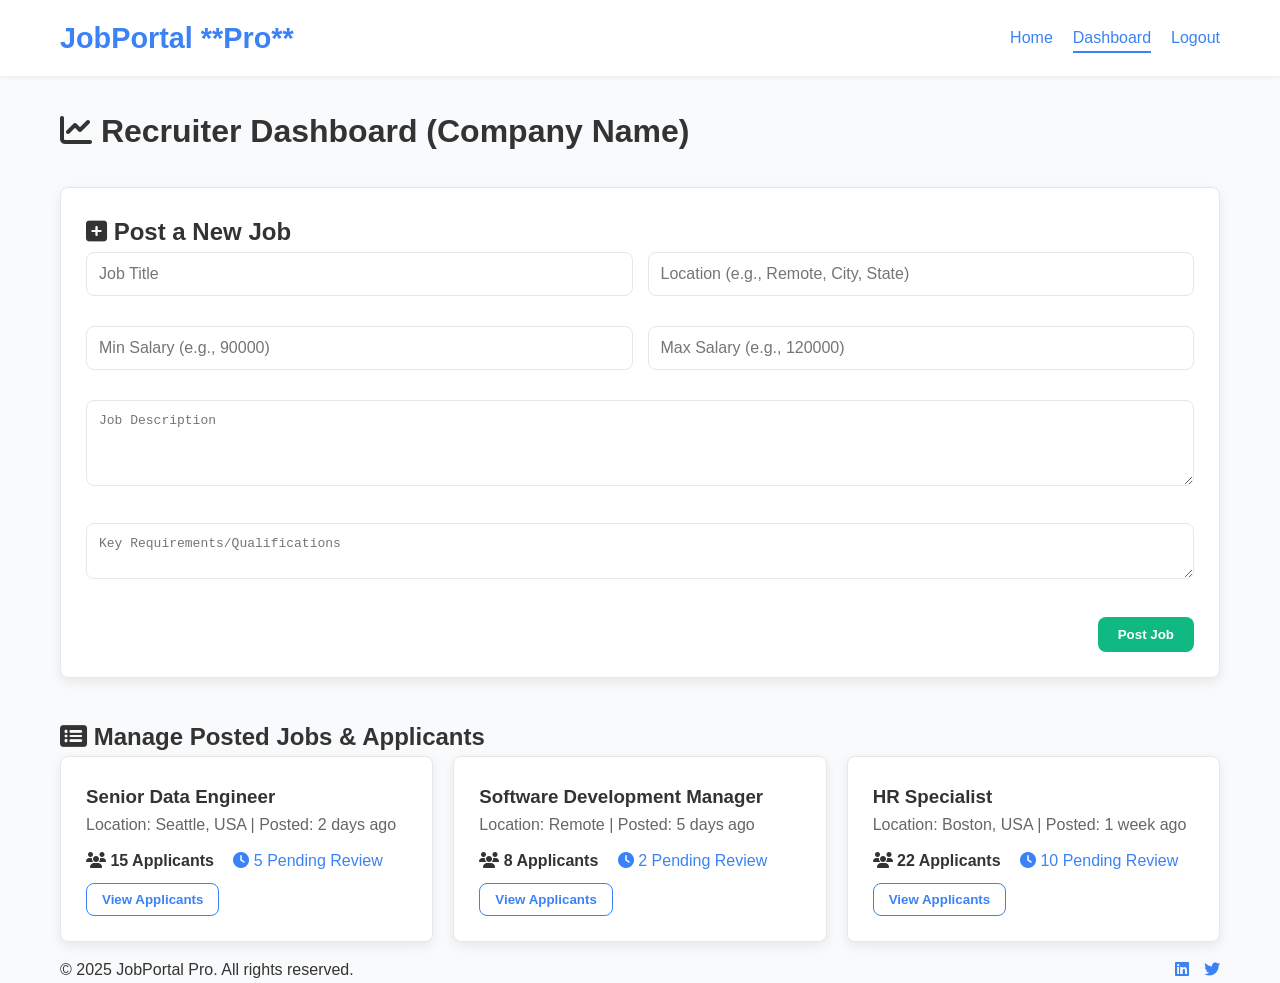
<file: recruiter-dashboard.html>
<!DOCTYPE html>
<html lang="en">
<head>
    <meta charset="UTF-8">
    <meta name="viewport" content="width=device-width, initial-scale=1.0">
    <title>Recruiter Dashboard - JobPortal Pro</title>
    <link rel="stylesheet" href="style.css">
    <link rel="stylesheet" href="https://cdnjs.cloudflare.com/ajax/libs/font-awesome/6.5.1/css/all.min.css">
</head>
<body>
    <header>
        <nav class="container">
            <div class="logo">JobPortal **Pro**</div>
            <ul class="nav-links">
                <li><a href="index.html">Home</a></li>
                <li><a href="#" class="active">Dashboard</a></li>
                <li><a href="#">Logout</a></li>
            </ul>
        </nav>
    </header>

    <main class="container" style="padding-top: 30px;">
        <h1 style="margin-bottom: 30px;"><i class="fas fa-chart-line"></i> Recruiter Dashboard (Company Name)</h1>
        
        <section class="add-job-section card" style="margin-bottom: 40px;">
            <h2><i class="fas fa-plus-square"></i> Post a New Job</h2>
            <form id="add-job-form" style="display: grid; grid-template-columns: repeat(2, 1fr); gap: 15px;">
                <div class="form-group"><input type="text" placeholder="Job Title" required></div>
                <div class="form-group"><input type="text" placeholder="Location (e.g., Remote, City, State)" required></div>
                <div class="form-group"><input type="number" placeholder="Min Salary (e.g., 90000)" required></div>
                <div class="form-group"><input type="number" placeholder="Max Salary (e.g., 120000)"></div>
                <div class="form-group" style="grid-column: span 2;"><textarea rows="4" placeholder="Job Description" required></textarea></div>
                <div class="form-group" style="grid-column: span 2;"><textarea rows="2" placeholder="Key Requirements/Qualifications"></textarea></div>
                <div style="grid-column: span 2; text-align: right;"><button type="submit" class="btn btn-secondary">Post Job</button></div>
            </form>
        </section>

        <section class="job-applications-list">
            <h2><i class="fas fa-list-alt"></i> Manage Posted Jobs & Applicants</h2>
            <div id="posted-jobs-container" class="job-grid">
                </div>
        </section>
    </main>

    <footer>
        <div class="container">
            <p>&copy; 2025 JobPortal Pro. All rights reserved.</p>
            <div class="social-links">
                <a href="#"><i class="fab fa-linkedin"></i></a>
                <a href="#"><i class="fab fa-twitter"></i></a>
            </div>
        </div>
    </footer>

    <script src="recruiter.js"></script>
</body>
</html>
</file>
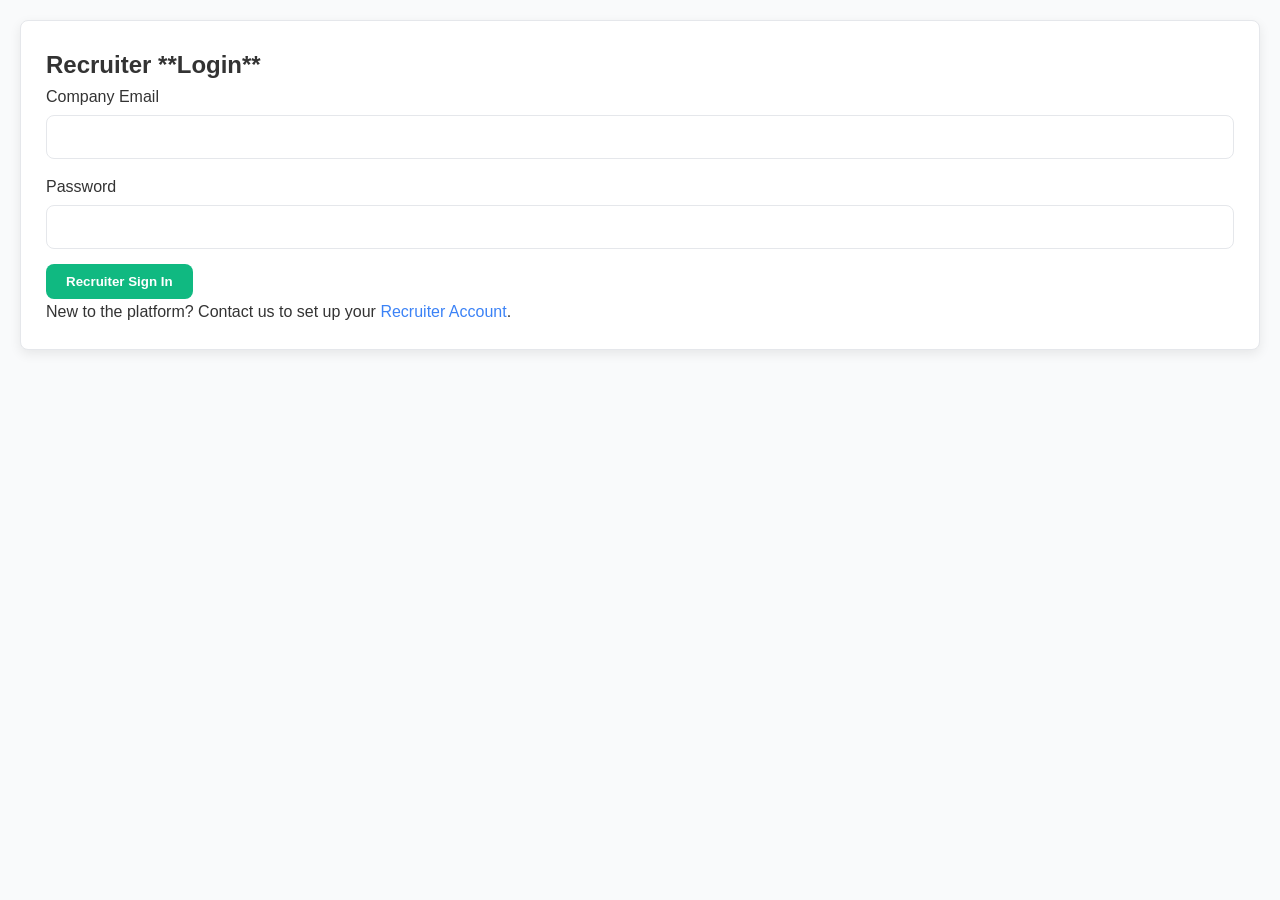
<file: recruiter-login.html>
<!DOCTYPE html>
<html lang="en">
<head>
    <meta charset="UTF-8">
    <meta name="viewport" content="width=device-width, initial-scale=1.0">
    <title>Recruiter Login - JobPortal Pro</title>
    <link rel="stylesheet" href="style.css">
    <link rel="stylesheet" href="https://cdnjs.cloudflare.com/ajax/libs/font-awesome/6.5.1/css/all.min.css">
</head>
<body>
    <main class="auth-page">
        <div class="auth-card card">
            <h2>Recruiter **Login**</h2>
            <form id="recruiter-login-form">
                <div class="form-group">
                    <label for="companyEmail">Company Email</label>
                    <input type="email" id="companyEmail" required>
                </div>
                <div class="form-group">
                    <label for="password">Password</label>
                    <input type="password" id="password" required>
                </div>
                <button type="submit" class="btn btn-secondary full-width">Recruiter Sign In</button>
            </form>

            <p class="switch-link">
                New to the platform? Contact us to set up your <a href="#">Recruiter Account</a>.
            </p>
        </div>
    </main>

    <script>
        document.getElementById('recruiter-login-form').addEventListener('submit', (e) => {
            e.preventDefault();
            // FRONT-END SIMULATION: 
            alert('Recruiter Login Attempted. (Redirecting to Dashboard in a real app...)');
            // window.location.href = 'recruiter-dashboard.html';
        });
    </script>
</body>
</html>
</file>
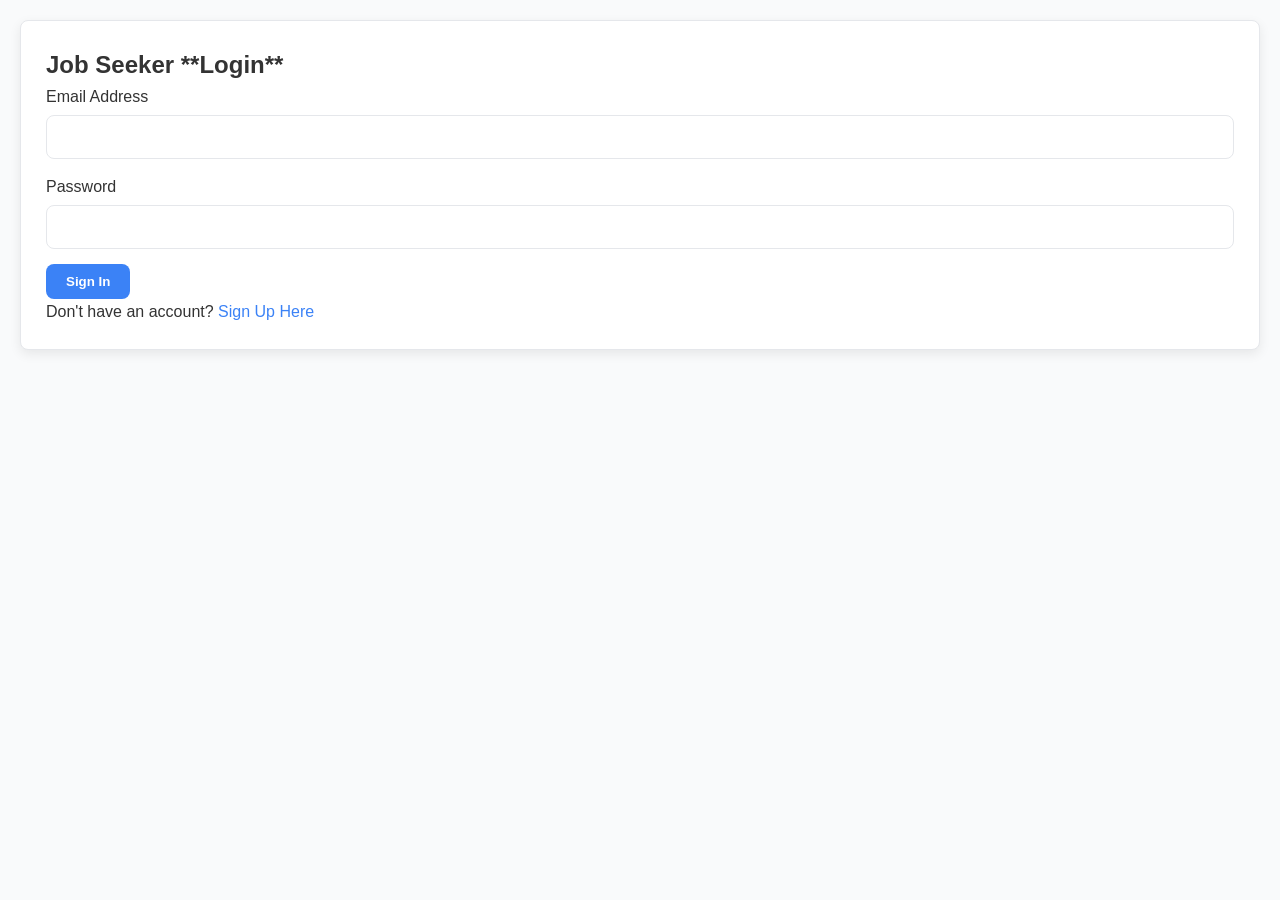
<file: user-login.html>
<!DOCTYPE html>
<html lang="en">
<head>
    <meta charset="UTF-8">
    <meta name="viewport" content="width=device-width, initial-scale=1.0">
    <title>Job Seeker Login - JobPortal Pro</title>
    <link rel="stylesheet" href="style.css">
    <link rel="stylesheet" href="https://cdnjs.cloudflare.com/ajax/libs/font-awesome/6.5.1/css/all.min.css">
</head>
<body>
    <main class="auth-page">
        <div class="auth-card card">
            <h2>Job Seeker **Login**</h2>
            <form id="login-form">
                <div class="form-group">
                    <label for="email">Email Address</label>
                    <input type="email" id="email" required>
                </div>
                <div class="form-group">
                    <label for="password">Password</label>
                    <input type="password" id="password" required>
                </div>
                <button type="submit" class="btn btn-primary full-width">Sign In</button>
            </form>

            <p class="switch-link">
                Don't have an account? <a href="user-signup.html">Sign Up Here</a>
            </p>
        </div>
    </main>

    <script>
        document.getElementById('login-form').addEventListener('submit', (e) => {
            e.preventDefault();
            // FRONT-END SIMULATION: 
            alert('Job Seeker Login Attempted. (Redirecting to Dashboard in a real app...)');
            // window.location.href = 'user-dashboard.html';
        });
    </script>
</body>
</html>
</file>
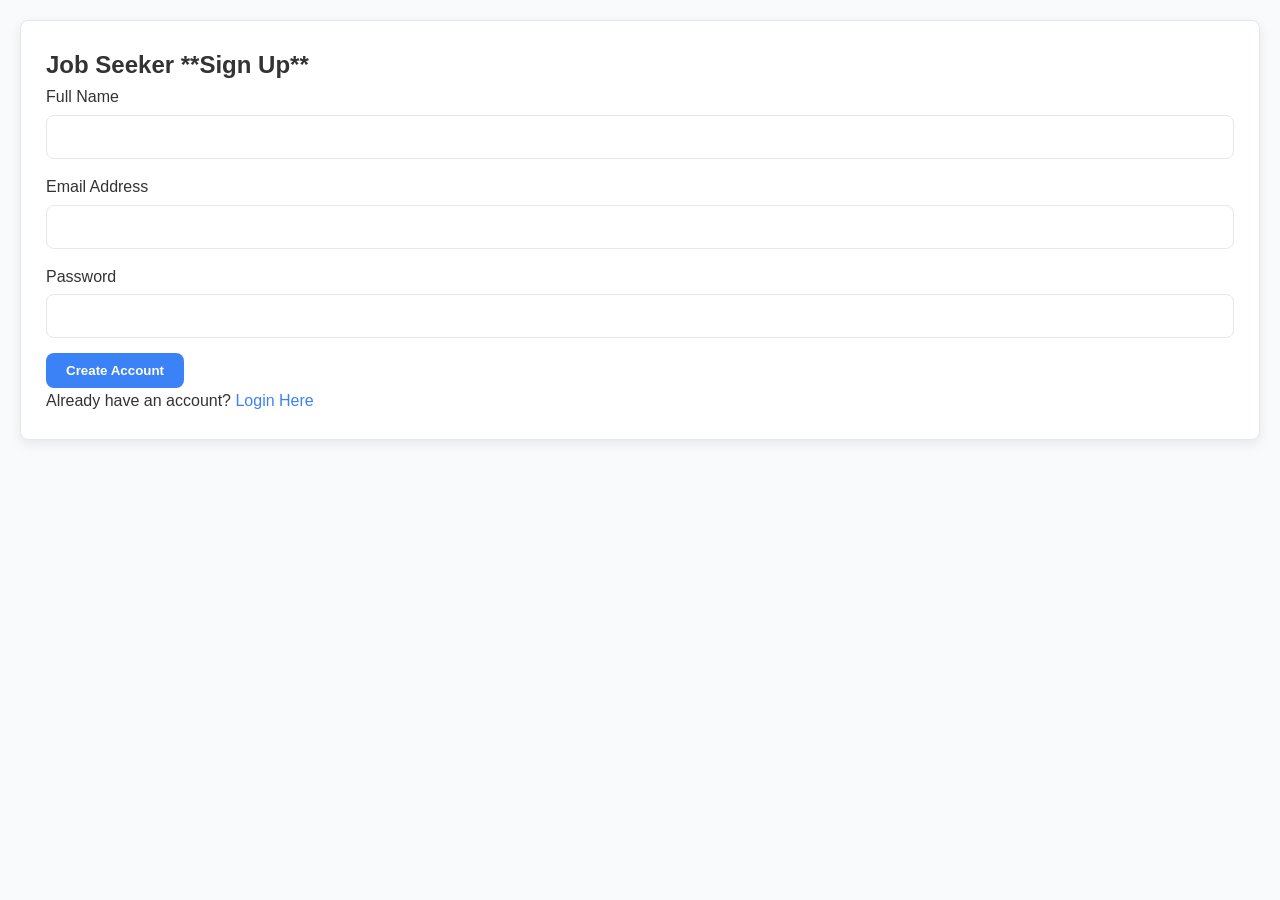
<file: user-signup.html>
<!DOCTYPE html>
<html lang="en">
<head>
    <meta charset="UTF-8">
    <meta name="viewport" content="width=device-width, initial-scale=1.0">
    <title>Job Seeker Signup - JobPortal Pro</title>
    <link rel="stylesheet" href="style.css">
    <link rel="stylesheet" href="https://cdnjs.cloudflare.com/ajax/libs/font-awesome/6.5.1/css/all.min.css">
</head>
<body>
    <main class="auth-page">
        <div class="auth-card card">
            <h2>Job Seeker **Sign Up**</h2>
            <form id="signup-form">
                <div class="form-group">
                    <label for="fullName">Full Name</label>
                    <input type="text" id="fullName" required>
                </div>
                <div class="form-group">
                    <label for="email">Email Address</label>
                    <input type="email" id="email" required>
                </div>
                <div class="form-group">
                    <label for="password">Password</label>
                    <input type="password" id="password" required>
                </div>
                <button type="submit" class="btn btn-primary full-width">Create Account</button>
            </form>

            <p class="switch-link">
                Already have an account? <a href="user-login.html">Login Here</a>
            </p>
        </div>
    </main>

    <script>
        document.getElementById('signup-form').addEventListener('submit', (e) => {
            e.preventDefault();
            // FRONT-END SIMULATION: 
            alert('Job Seeker Sign Up successful! (Account created, please log in in a real app.)');
            // window.location.href = 'user-login.html';
        });
    </script>
</body>
</html>
</file>
<file: style.css>
:root {
    --primary-color: #3b82f6;
    --secondary-color: #10b981;
    --text-color: #333;
    --light-text: #666;
    --background-light: #f9fafb;
    --card-bg: #ffffff;
    --border-radius: 8px;
    --shadow: 0 4px 12px rgba(0, 0, 0, 0.08);
    --input-padding: 12px;
}

* {
    margin: 0;
    padding: 0;
    box-sizing: border-box;
}

body {
    font-family: 'Segoe UI', Tahoma, Geneva, Verdana, sans-serif;
    line-height: 1.6;
    color: var(--text-color);
    background-color: var(--background-light);
}

.container {
    max-width: 1200px;
    margin: 0 auto;
    padding: 0 20px;
}

a {
    text-decoration: none;
    color: var(--primary-color);
}

header {
    background: var(--card-bg);
    box-shadow: 0 2px 4px rgba(0, 0, 0, 0.05);
    padding: 15px 0;
}

nav {
    display: flex;
    justify-content: space-between;
    align-items: center;
    flex-wrap: wrap;
}

.logo {
    font-size: 1.8em;
    font-weight: 700;
    color: var(--primary-color);
}

.nav-links {
    list-style: none;
    display: flex;
    gap: 20px;
    flex-wrap: wrap;
}

.nav-links a {
    padding: 5px 0;
    transition: color 0.3s;
    font-weight: 500;
}

.nav-links a:hover, .nav-links a.active {
    color: var(--primary-color);
    border-bottom: 2px solid var(--primary-color);
}

.card {
    background: var(--card-bg);
    padding: 25px;
    border-radius: var(--border-radius);
    box-shadow: var(--shadow);
    border: 1px solid #e5e7eb;
}

.btn {
    padding: 10px 20px;
    border-radius: var(--border-radius);
    font-weight: 600;
    text-align: center;
    transition: background-color 0.3s, transform 0.2s;
    border: none;
    cursor: pointer;
    white-space: nowrap;
}

.btn-primary {
    background-color: var(--primary-color);
    color: white;
}

.btn-primary:hover {
    background-color: #2563eb;
    transform: translateY(-1px);
}

.btn-secondary {
    background-color: var(--secondary-color);
    color: white;
}

.btn-secondary:hover {
    background-color: #059669;
}

.btn-outline {
    background: none;
    color: var(--primary-color);
    border: 1px solid var(--primary-color);
    padding: 8px 15px;
}

.form-group {
    text-align: left;
    margin-bottom: 15px;
}

.form-group label {
    display: block;
    margin-bottom: 5px;
    font-weight: 500;
}

input, select, textarea {
    width: 100%;
    padding: var(--input-padding);
    border: 1px solid #e5e7eb;
    border-radius: var(--border-radius);
    font-size: 1em;
}

.hero-section {
    text-align: center;
    padding: 60px 20px;
}

.hero-section h1 {
    font-size: clamp(28px, 5vw, 56px);
}

.hero-section p {
    font-size: clamp(14px, 2.5vw, 20px);
}

.search-bar {
    display: flex;
    flex-wrap: wrap;
    gap: 10px;
}

.search-bar input {
    flex: 1;
    min-width: 200px;
}

.info-section {
    display: grid;
    grid-template-columns: repeat(auto-fit, minmax(250px, 1fr));
    gap: 20px;
}

.job-grid, .news-grid {
    display: grid;
    grid-template-columns: repeat(auto-fit, minmax(250px, 1fr));
    gap: 20px;
}

footer .container {
    display: flex;
    flex-wrap: wrap;
    gap: 20px;
    justify-content: space-between;
    text-align: center;
}

.social-links {
    display: flex;
    justify-content: center;
    gap: 15px;
}

.auth-page {
    padding: 20px;
}

.advanced-filters {
    display: grid;
    grid-template-columns: repeat(auto-fit, minmax(180px, 1fr));
    gap: 10px;
}

.chat-layout {
    display: flex;
    flex-wrap: wrap;
}

.chat-sidebar {
    flex: 1 1 280px;
}

.chat-main {
    flex: 2 1 400px;
}

.message {
    max-width: 90%;
}

@media (max-width:768px){
    nav {
        flex-direction: column;
        align-items: flex-start;
    }

    .hero-section {
        padding: 40px 20px;
    }

    .search-bar {
        flex-direction: column;
    }

    .chat-layout {
        flex-direction: column;
    }
}

@media (max-width:480px){
    .logo {
        font-size: 1.5em;
    }

    .nav-links {
        gap: 10px;
    }

    .btn {
        width: 100%;
    }
}
</file>
